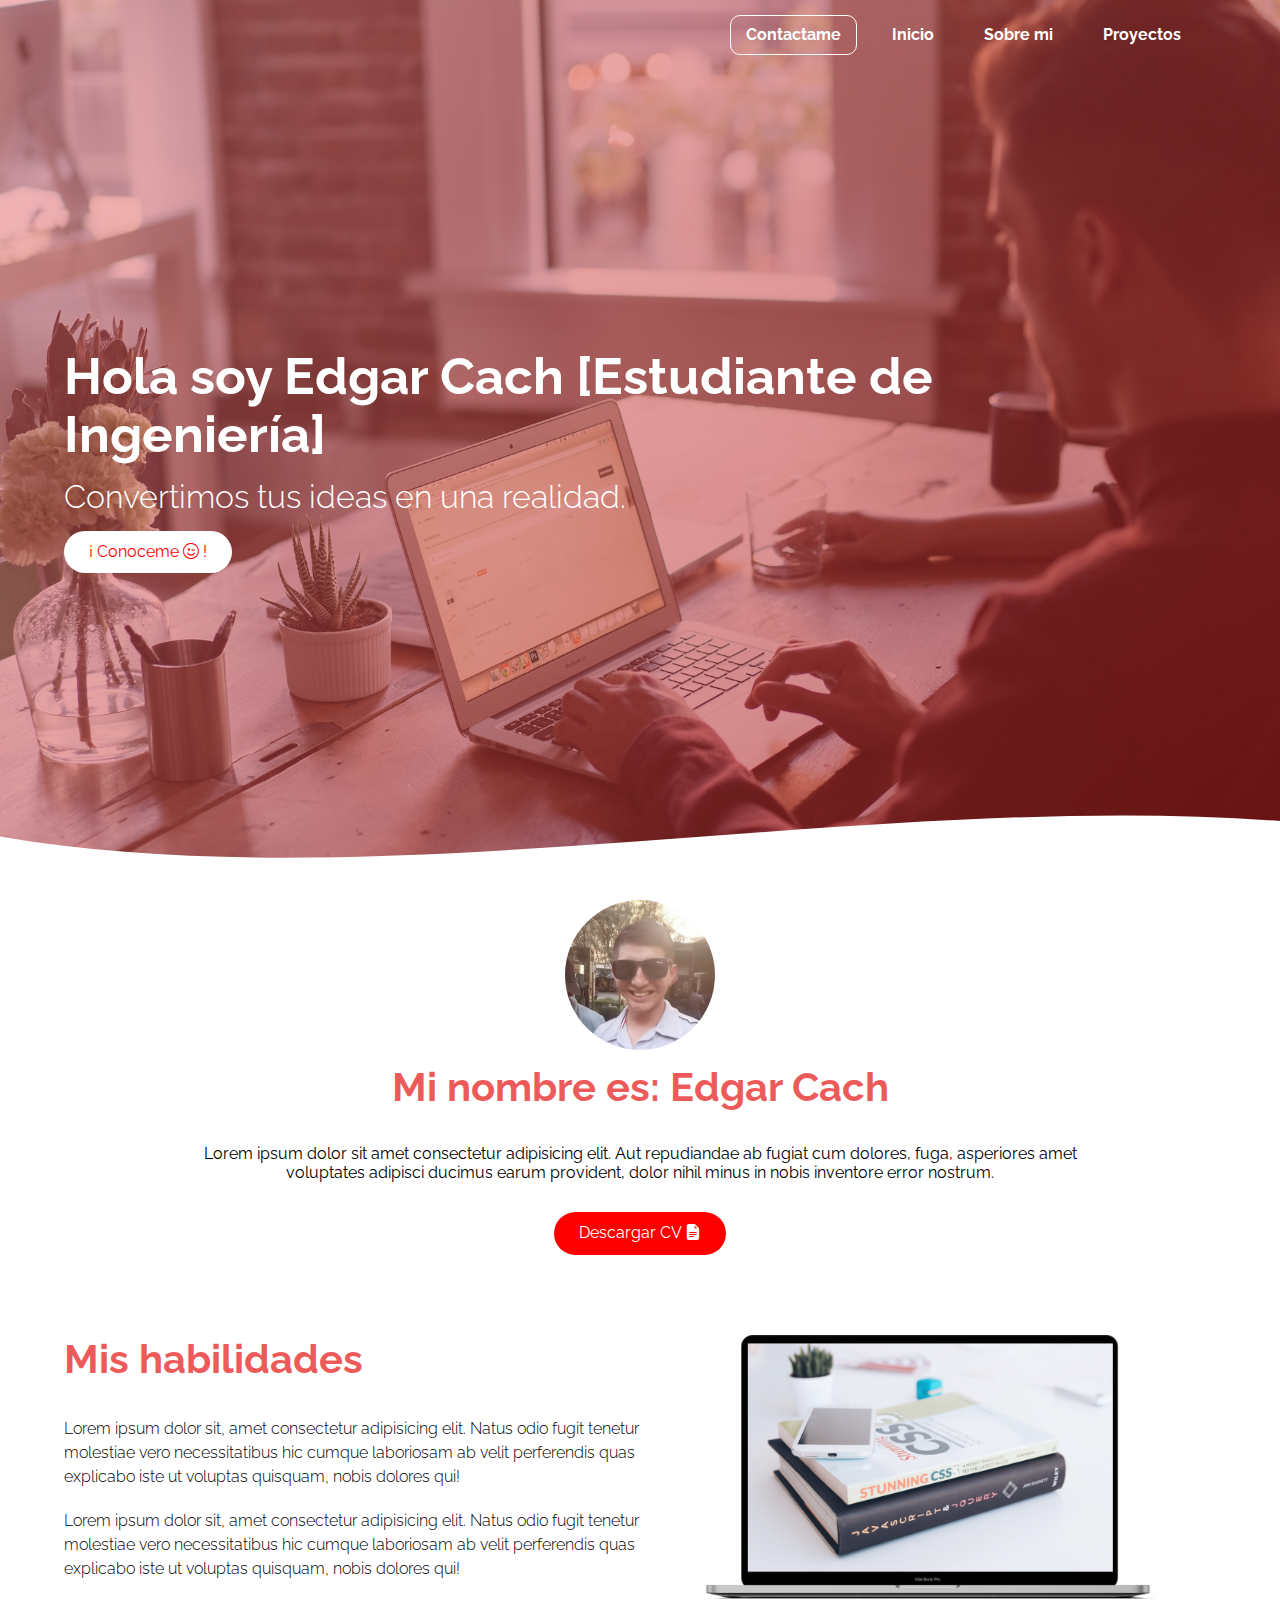
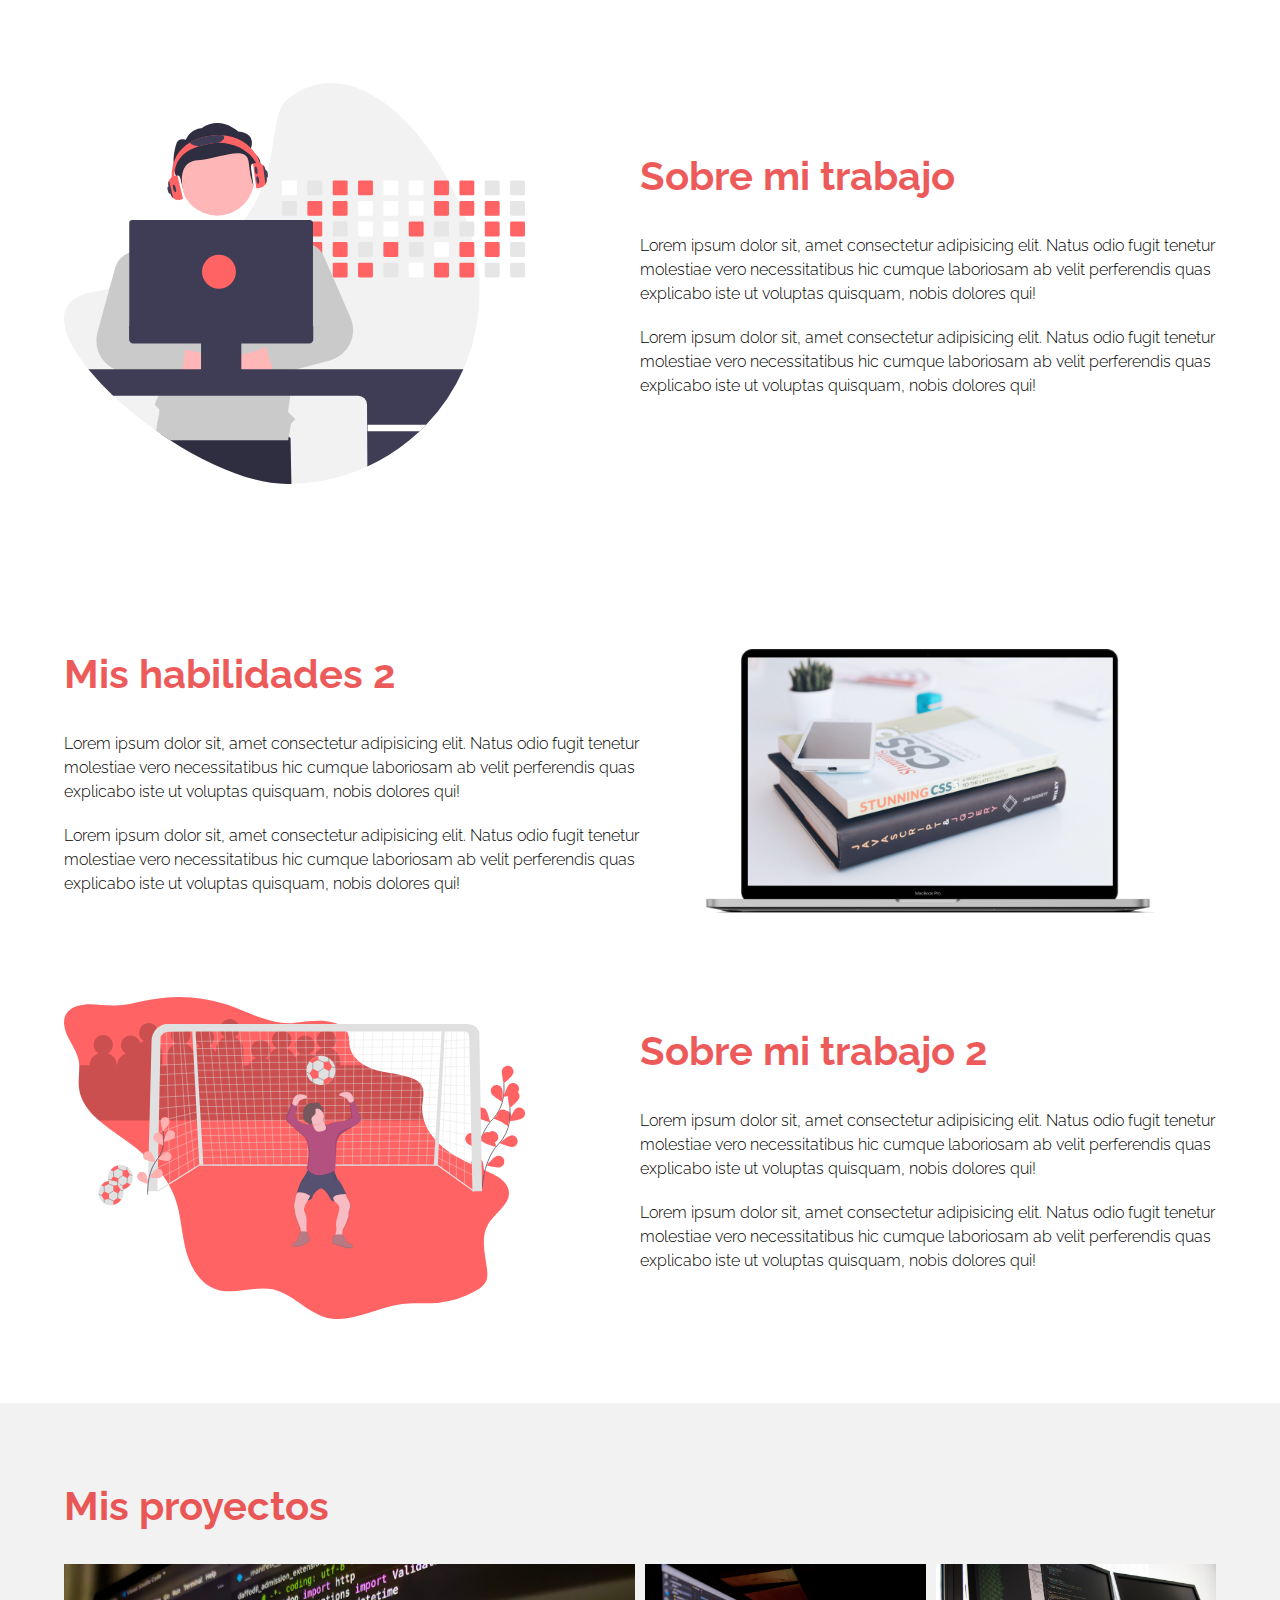
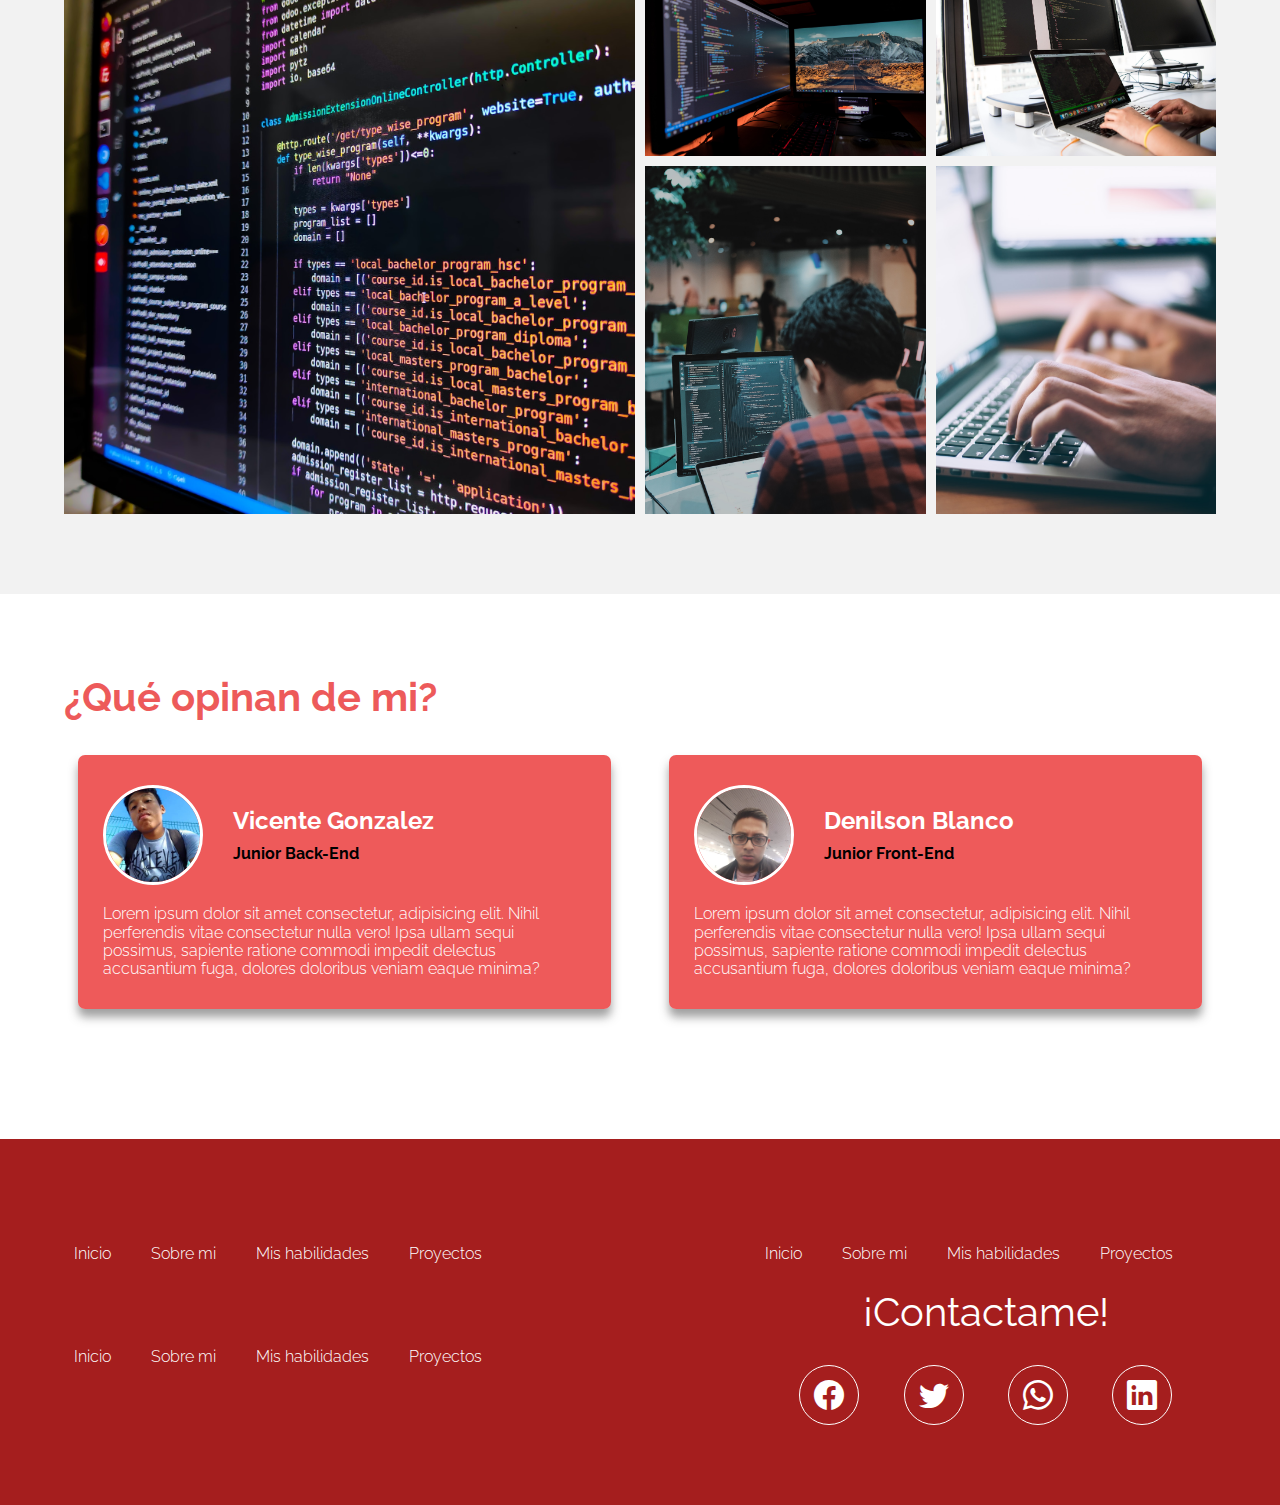
<file: index.html>
<!DOCTYPE html>
<html lang="en">
<head>
    <meta charset="UTF-8">
    <meta name="viewport" content="width=device-width, initial-scale=1.0">
    <link rel="stylesheet" href="css/estilos.css">
    <link rel="stylesheet" href="css/normalize.css">
    <link rel="shortcut icon" type="image/x-icon" href="assets/favicon.ico">
    <link rel="stylesheet" href="https://cdn.jsdelivr.net/npm/bootstrap-icons@1.10.5/font/bootstrap-icons.css">
    <title>Portafolio</title>


</head>
<body>

    <!--PORTAFOLIO-->

    <!--Encabezado o barra de navegación-->
    <header class="hero">
      <div class="container">
           <!--Menú de navegación-->
           <nav class="nav">
           <!--Enlaces-->
              <a href="" class="nav__items nav__items--cta">
                Contactame</a>
              <a href="" class="nav__items">Inicio</a>                            
              <a href="prueba.html" class="nav__items">Sobre mi</a>
              <a href="" class="nav__items">Proyectos</a>
           </nav>

           <section class="hero__container">
            <div class="hero__texts">
              <h1 class="hero__title">Hola soy Edgar Cach 
                [Estudiante de Ingeniería]</h1>
              <h2 class="hero__subtitle">Convertimos tus ideas en una realidad.</h2>
              <a href="" class="hero__cta">¡ Conoceme <i class="bi bi-emoji-wink"></i> !</a>
            </div>
           </section>   
      </div>

      <div style="overflow: hidden;" class="hero__wave"><svg viewBox="0 0 500 150" preserveAspectRatio="none" style="height: 110%; width: 110%;">
        <path d="M-0.00,49.85 C150.00,149.60 349.20,-49.85 500.00,49.85 L500.00,149.60 L-0.00,149.60 Z" 
        style="stroke: none; fill: #fff;"></path></svg></div>

    </header>
       
    <!--_________________________________________________________________________________________________________________________-->

          <section class="modal ">
            <div class="modal__container">
              <a href="" class="modal__close"><i class="bi bi-x-circle"></i></a>
              <img src="assets/Achievement _Isometric.svg" alt="" class="modal__img">
              <h2 class="modal__title">¡Bienvenido al sitio!</h2>
              <p class="modal__paragraph">Lorem, ipsum dolor sit amet consectetur adipisicing elit. Ipsam, 
                dicta nobis! Quia suscipit eveniet quos illo 
                ab officia! Nam culpa quibusdam animi aut cumque ea 
                eum adipisci similique. Reiciendis, quod?</p>
                <a href="" class="btn__modal ">Seguir viendo</a>
            </div>
          </section>

    <!--_________________________________________________________________________________________________________________________-->


    <!--Sección primcipal en etiqueta main-->
    <main>

      <section class="presentation container">
       <img src="assets/Edgar.jpg" alt="" class="presentation__picture">
       <h2 class="subtitle">Mi nombre es: Edgar Cach</h2>
       <p class="presentation__copy">Lorem ipsum dolor sit amet consectetur 
        adipisicing elit. Aut repudiandae ab fugiat cum dolores, fuga, 
        asperiores amet voluptates adipisci ducimus earum provident, 
        dolor nihil minus in nobis inventore error nostrum.</p>

        <a href="" class="presentation__cta">Descargar CV <i class="bi bi-file-earmark-text-fill"></i></a>
      </section>

      <section class="about container">
       <div class="about__texts">
        <h2 class="subtitle">Mis habilidades</h2>
        <p class="about__paragraph">Lorem ipsum dolor sit, amet consectetur adipisicing elit. 
          Natus odio fugit tenetur molestiae vero necessitatibus hic cumque 
          laboriosam ab velit perferendis quas explicabo iste ut voluptas quisquam, 
          nobis dolores qui!</p>
        <p class="about__paragraph">Lorem ipsum dolor sit, amet consectetur adipisicing elit. 
          Natus odio fugit tenetur molestiae vero necessitatibus hic cumque 
          laboriosam ab velit perferendis quas explicabo iste ut voluptas quisquam, 
          nobis dolores qui!</p>
       </div>

       <figure class="about__img">
        <img src="assets/macbook.png" alt="" class="about__picture">
       </figure>

       <figure class="about__img about__img--left">
        <img src="assets/dev2.svg" alt="" class="about__picture">
       </figure>

       <div class="about__texts">
        <h2 class="subtitle">Sobre mi trabajo</h2>
          <p class="about__paragraph">Lorem ipsum dolor sit, amet consectetur adipisicing elit. 
          Natus odio fugit tenetur molestiae vero necessitatibus hic cumque 
          laboriosam ab velit perferendis quas explicabo iste ut voluptas quisquam, 
          nobis dolores qui!</p>
          <p class="about__paragraph">Lorem ipsum dolor sit, amet consectetur adipisicing elit. 
          Natus odio fugit tenetur molestiae vero necessitatibus hic cumque 
          laboriosam ab velit perferendis quas explicabo iste ut voluptas quisquam, 
          nobis dolores qui!</p>
       </div>
      </section>

      <!--Habilidades y sobre mi trabajo sección número 2-->
      <section class="about container">
        <div class="about__texts">
         <h2 class="subtitle">Mis habilidades 2</h2>
         <p class="about__paragraph">Lorem ipsum dolor sit, amet consectetur adipisicing elit. 
           Natus odio fugit tenetur molestiae vero necessitatibus hic cumque 
           laboriosam ab velit perferendis quas explicabo iste ut voluptas quisquam, 
           nobis dolores qui!</p>
         <p class="about__paragraph">Lorem ipsum dolor sit, amet consectetur adipisicing elit. 
           Natus odio fugit tenetur molestiae vero necessitatibus hic cumque 
           laboriosam ab velit perferendis quas explicabo iste ut voluptas quisquam, 
           nobis dolores qui!</p>
        </div>
 
        <figure class="about__img">
         <img src="assets/macbook.png" alt="" class="about__picture">
        </figure>
 
        <figure class="about__img about__img--left">
         <img src="assets/futbol.svg" alt="" class="about__picture">
        </figure>
 
        <div class="about__texts">
         <h2 class="subtitle">Sobre mi trabajo 2</h2>
           <p class="about__paragraph">Lorem ipsum dolor sit, amet consectetur adipisicing elit. 
           Natus odio fugit tenetur molestiae vero necessitatibus hic cumque 
           laboriosam ab velit perferendis quas explicabo iste ut voluptas quisquam, 
           nobis dolores qui!</p>
           <p class="about__paragraph">Lorem ipsum dolor sit, amet consectetur adipisicing elit. 
           Natus odio fugit tenetur molestiae vero necessitatibus hic cumque 
           laboriosam ab velit perferendis quas explicabo iste ut voluptas quisquam, 
           nobis dolores qui!</p>
        </div>
       </section>

      <section class="projects">
        <div class="container">
          <h2 class="subtitle">Mis proyectos</h2>
          <div class="projects__grid">

            <article class="projects__items">
              <img src="assets/img1.jpg" alt="" class="projects__img">
              <div class="projects__hover">
                <h2 class="projects__title">Proyecto</h2>
                <a href="assets/img1.jpg"><i class="bi bi-folder-fill projects__icon"></i></a>
              </div>
            </article>

            <article class="projects__items">
              <img src="assets/img2.jpg" alt="" class="projects__img">
              <div class="projects__hover">
                <h2 class="projects__title">Proyecto</h2>
                <a href="assets/img2.jpg"><i class="bi bi-folder-fill projects__icon"></i></a>
              </div>
            </article>

            <article class="projects__items">
              <img src="assets/img3.jpg" alt="" class="projects__img">
              <div class="projects__hover">
                <h2 class="projects__title">Proyecto</h2>
                <a href="assets/img3.jpg"><i class="bi bi-folder-fill projects__icon"></i></a>
              </div>
            </article>

            <article class="projects__items">
              <img src="assets/img4.jpg" alt="" class="projects__img">
              <div class="projects__hover">
                <h2 class="projects__title">Proyecto</h2>
                <a href="assets/img4.jpg"><i class="bi bi-folder-fill projects__icon"></i></a>
              </div>
            </article>

            <article class="projects__items">
              <img src="assets/img5.jpg" alt="" class="projects__img">
              <div class="projects__hover">
                <h2 class="projects__title">Proyecto</h2>
                <a href="assets/img5.jpg"><i class="bi bi-folder-fill projects__icon"></i></a>
              </div>
            </article>

          </div>
        </div>
      </section>

      <section class="testimony container">
        <h2 class="subtitle">¿Qué opinan de mi?</h2>

        <div class="testimony__grid">

          <article class="testimony__items">
            <div class="testimony__person">
              <img src="assets/men2.jpg" alt="" class="testimony__img">
              <div class="testimony__texts">
                <h3 class="testimony__name">Vicente Gonzalez</h3>
                <p class="testimony__verification">Junior Back-End</p>
              </div>
            </div>
            <p class="testimony__review">Lorem ipsum dolor sit amet consectetur, adipisicing elit. Nihil perferendis 
              vitae consectetur nulla vero! Ipsa ullam sequi possimus, sapiente ratione 
              commodi impedit delectus accusantium fuga, 
              dolores doloribus veniam eaque minima?</p>
          </article>

          <article class="testimony__items">
            <div class="testimony__person">
              <img src="assets/men.jpg" alt="" class="testimony__img">
              <div class="testimony__texts">
                <h3 class="testimony__name">Denilson Blanco</h3>
                <p class="testimony__verification">Junior Front-End</p>
              </div>
            </div>
            <p class="testimony__review">Lorem ipsum dolor sit amet consectetur, adipisicing elit. Nihil perferendis 
              vitae consectetur nulla vero! Ipsa ullam sequi possimus, sapiente ratione 
              commodi impedit delectus accusantium fuga, 
              dolores doloribus veniam eaque minima?</p>
          </article>

        </div>
      </section>
    </main>

    <!--Sección del footer de información-->
    
    <footer class="footer">
      <div class="container footer__grid">
         <nav class="nav nav--footer">
          <a href="" class="nav__items nav__items--footer">Inicio</a>
          <a href="" class="nav__items nav__items--footer">Sobre mi</a>
          <a href="" class="nav__items nav__items--footer">Mis habilidades</a>
          <a href="" class="nav__items nav__items--footer">Proyectos</a>
         </nav>
         <nav class="nav nav--footer">
          <a href="" class="nav__items nav__items--footer">Inicio</a>
          <a href="" class="nav__items nav__items--footer">Sobre mi</a>
          <a href="" class="nav__items nav__items--footer">Mis habilidades</a>
          <a href="" class="nav__items nav__items--footer">Proyectos</a>
         </nav>
         <nav class="nav nav--footer">
          <a href="" class="nav__items nav__items--footer">Inicio</a>
          <a href="" class="nav__items nav__items--footer">Sobre mi</a>
          <a href="" class="nav__items nav__items--footer">Mis habilidades</a>
          <a href="" class="nav__items nav__items--footer">Proyectos</a>
         </nav>

         <section class="footer__contact">

          <h3 class="footer__title">¡Contactame!</h3>

           <div class="footer__icons">
            <!--Esta clase no usa modificador por eso solo es un guion medio-->
            <span class="footer__container-icons">
              <a href=""><i class="bi bi-facebook footer__icon"></i></a>
            </span>

            <span class="footer__container-icons">
              <a href=""><i class="bi bi-twitter footer__icon"></i></a>
            </span>

            <span class="footer__container-icons">
              <a href=""><i class="bi bi-whatsapp footer__icon"></i></a>
            </span>

            <span class="footer__container-icons">
              <a href=""><i class="bi bi-linkedin footer__icon"></i></a>
            </span>
           </div>

         </section>
      </div>
    </footer>


    <script src="js/modal.js"></script>
</body>
</html>
</file>
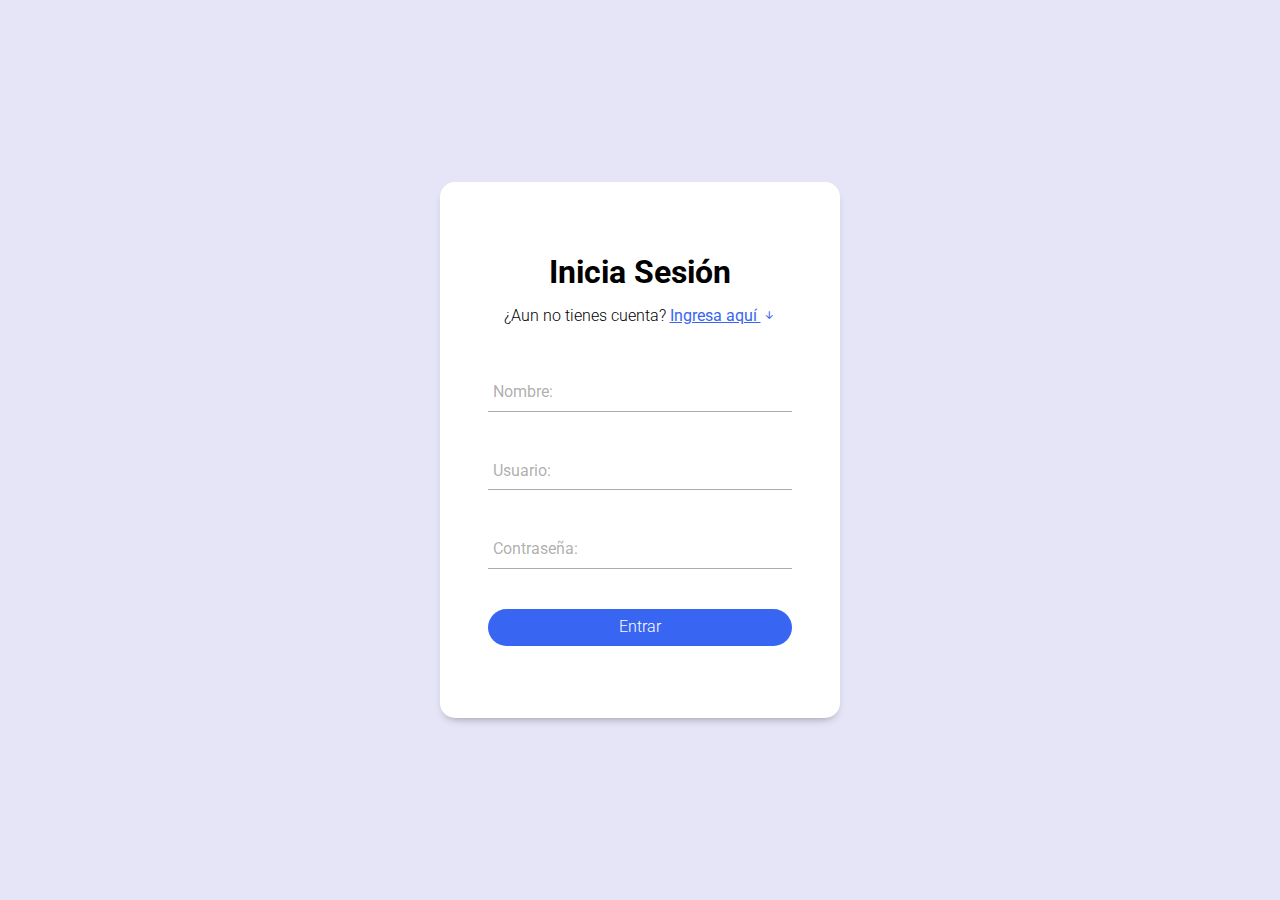
<file: prueba.html>
<!DOCTYPE html>
<html lang="en">
<head>
  <meta charset="UTF-8">
  <meta name="viewport" content="width=device-width, initial-scale=1.0">
  <link rel="stylesheet" href="css/form.css">
  <link rel="stylesheet" href="css/normalize.css">
  <link rel="shortcut icon" type="image/x-icon" href="assets/favicon.ico">
  <link rel="stylesheet" href="https://cdn.jsdelivr.net/npm/bootstrap-icons@1.10.5/font/bootstrap-icons.css">
  <title>Form</title>

</head>
<body>
  
<form action="" class="form">

<h2 class="form__title">Inicia Sesión</h2>

<p class="form__paragraph">¿Aun no tienes cuenta?
  <a href="" class="form__link">Ingresa aquí <i class="bi bi-arrow-down-short"></i></a>
</p>

<div class="form__container">
  <div class="form__group">
    <input type="text" id="name" class="form__input" placeholder=" ">
    <label for="name" class="form__label">Nombre:</label>
    <span class="form__line"></span>
  </div>

  <div class="form__group">
    <input type="text" id="name" class="form__input" placeholder=" ">
    <label for="user" class="form__label">Usuario:</label>
    <span class="form__line"></span>
  </div>

  <div class="form__group">
    <input type="password" id="name" class="form__input" placeholder=" ">
    <label for="password" class="form__label">Contraseña:</label>
    <span class="form__line"></span>
  </div>

  <input type="submit" class="form__submit" value="Entrar">
  
</div>

</form>

</body>
</html>
</file>
<file: css/estilos.css>
@import url('https://fonts.googleapis.com/css2?family=Poppins:wght@300;400;600;700&family=Raleway:wght@300;400;700&display=swap');

/*CSS usando la metodología BEM*/

:root{
    /*Los ultimos dos numeros representan el valor alpha y dan la transparencia*/
    --background: linear-gradient(135deg, #ee72727e 0%, #a51e1e98 100%);
    --color-primary:#e61010b0;
    --color-boton:red;
    --color-secondary:#a51e1e;
    --boton-padding:12px 25px;
}

body{
    font-family: 'Raleway', sans-serif;
}

/*Sección del contendor*/
.container{
    width: 90%;
    margin: 0 auto;
    overflow: hidden;
    padding: 80px 0;
    max-width: 1200px;
}

.subtitle{
    color: var(--color-primary) ;
    font-size: 2.5rem;
    margin-bottom: 35px;
}

/*Sección de la imagen de fondo del header*/
.hero{
    height: 100vh;
    background-image: var(--background), url('../assets/sect.jpg');
    background-repeat: no-repeat;
    background-size: cover;
    background-attachment: fixed;
    background-position: center;
    position: relative;
}

.hero .container{
    padding: 0;
}

/*Sección del header y barra de navegación*/
.nav{
    /*Elementos que alinean los enlaces en la parte superior derecha*/
    display: flex;
    justify-content: flex-end;
    height: 70px;
    align-items: center;
    font-weight: 700;
}

.nav--footer{
    /*Elementos que trabajan al footer-nav*/
    font-weight: 300;
    justify-content: flex-start;
}

.nav__items{
    color:#fff ;
    text-decoration: none;
    margin-right: 20px;
    padding: 10px 15px;
    font-weight: inherit;
}

.nav__items--cta{
    border: 1px solid #fff;
    border-radius: 10px;
}

.nav__items--footer{
    padding: 10px;
}

.hero__container{
    display: flex;
    /*Hacemos un calculo de viewportheight*/
    height: calc(100vh - 70px);
    align-items: center;
    color: #fff;
}

.hero__texts{
    width: 80%;
    margin-bottom: 50px;
}

.hero__title{
    font-size: 3.2rem;
}

.hero__subtitle{
    font-size: 2rem;
    font-weight: 300;
    margin: 15px 0;
}

.hero__cta{
    display: inline-block;
    background:#fff ;
    padding: var(--boton-padding);
    color: var(--color-boton);
    text-decoration: none;
    border-radius: 40px;
}

.hero__wave{
    position: absolute;
    bottom: 0;
    left: 0;
    width: 100%;
    height: 100px;
}

.modal{
    position: fixed;
    top: 0;
    left: 0;
    right: 0;
    bottom: 0;
    background-color: #111111bd;
    display: flex;
    opacity: 0;
    pointer-events: none;
    transition: opacity .6s ,8s;
    --transform: translateY(-100vh);
    --transition: transform .8s;
}

.modal__container{
    width: 90%;
    background-color: #fff;
    margin: auto;
    max-height: 90%;
    max-width: 600px;
    border-radius: 6px;
    padding: 3em 2.5em;
    display: grid;
    gap: 1.5em;
    place-items: center;
    grid-auto-columns: 100%;
    transform: var(--transform);
    transition: var(--transition);
}

.modal__title{
    font-size: 2.5rem;
}

.modal__close{
    text-decoration: none;
    color: #fff;
    background-color: var(--color-boton);
    border: 1px;
    border-radius: 50%;
    display: inline-block;
    font-weight: 300;
    transition: background-color 3.5;
    margin-left: auto;
}

.btn__modal{
    text-decoration: none;
    color: #fff;
    background-color: var(--color-boton);
    padding: 12px 25px;
    border: 1px solid ;
    border-radius: 40px;
    display: inline-block;
    font-weight: 300;
    transition: background-color 3.5;
}

.modal__close:hover{
    color: var(--color-boton);
    background-color: #fff;

}

.btn__modal:hover{
    color: var(--color-boton);
    background-color: #fff;

}

.modal--show{
    opacity: 1;
    pointer-events: unset;
    transition: opacity .6s;
    --transform: translateY(0);
    --transition: transform .8s .8s;
}

/*Sección de about*/

.presentation{
    padding: 0;
    text-align: center;
}

.presentation__picture {
    width: 150px;
    height: 150px;
    border-radius: 50%;
    margin-bottom: 10px;
    object-fit: cover;
    object-position: top;
}

.presentation__copy {
    width: 80%;
    margin:0 auto;
}

.presentation__cta{
    display: inline-block;
    margin-top: 30px;
    background: var(--color-boton);
    color: #fff;
    text-decoration: none;
    padding: var(--boton-padding);
    border-radius: 40px;
}

.about{
    /*Comenzamos a utilizar el css grid (Segun tu caso)*/
    min-height: 400px;
    /*Estas funciones dividen a la pagina en cuadriculas y posicionan a los elementos
    a un costado uno de otro (46:54)*/
    display: grid;
    grid-template-columns: 1fr 1fr;
    row-gap: 80px;/*Espaceado de las 4 cuadriculas*/
    justify-items: center;
    align-items: center;
}

.about__img{
    text-align: center;
}

.about__img--left{
    text-align: left;
}

.about__picture{
    max-width: 80%;
}

.about__paragraph{
      margin-bottom: 20px;
      line-height: 1.5;
      font-weight: 300;
}

/*Sección de Projects*/

.projects{
    background: #f2f2f2;
}
.projects__grid{
    display: grid;
    height: 550px;
    /*Grid con template-areas que funciona al estilo de un array*/
    grid-template-areas: 
    "img1 img1 img2 img3 "
    "img1 img1 img4 img5 ";
    gap: 10px;/*Espaceado entre filas*/
}

.projects__items{
    position: relative;
    width: 100%;
    height: 100%;
   overflow: hidden;
}

.projects__img{
    width: 100%;
    height: 100%;
    object-fit: cover;
    cursor: pointer;
}

/*Pseudoclase para ayudar a posicionar a las imagenes del grid en el array*/
.projects__items:nth-of-type(1){
    grid-area: img1;
}

.projects__items:nth-of-type(2){
    grid-area: img2;
}

.projects__items:nth-of-type(3){
    grid-area: img3;
}

.projects__items:nth-of-type(4){
    grid-area: img4;
}

.projects__items:nth-of-type(5){
    grid-area: img5;
}
/*________________________________________________________________________*/

.projects__hover{
    position: absolute;   
    background-color: #dc143c8c;
    top: 0;
    left: 0;
    width: 100%;
    height: 100%;
    color: #fff;
    text-align: center;
    display: flex;
    flex-direction: column;
    justify-content: center;
    transform: translateX(100%);
    cursor: pointer;
    transition: 0.5s ease-in-out;
    -webkit-transition: 0.5s ease-in-out;
}

/*Para hacer el efecto cuando se pasa el mouse, usamos la pseudoclase hover*/
.projects__items:hover .projects__hover{
     transform: translateX(0%);
}

.projects__icon{
    margin-top: 10px;
    font-size: 30px;
    color: #fff;
}

/*Sección de testimonios*/

.testimony__grid{
     width: 100%;
     display: grid;
     grid-template-columns: 1fr 1fr;
     gap: 30px;
}

.testimony__items{
    width: 95%;
    margin: 0 auto;
    background-color: var(--color-primary);
    box-shadow: 0 8px 10px rgba(66, 66, 66, .5);
    border-radius: 7px;
    padding: 30px 25px;
    color: #fff;
    margin-bottom: 50px;
}

.testimony__person{
    display: flex;
    align-items: center;
    margin-bottom: 20px;
}

.testimony__img{
    width: 100px;
    min-width: 100px;
    height: 100px;
    object-fit: cover;
    object-position: top;
    border-radius: 50%;
    border: 3px solid #fff;
    margin-right: 30px;
}

.testimony__name{
    font-size: 1.5rem;
    margin-bottom: 10px;
}

.testimony__verification{
    color: #000;
    font-weight: 700;
}

.testimony__review{
    font-weight: 300;
}

/*footer*/

.footer{
    background-color: var(--color-secondary);
}

.footer__grid{
    display: grid;
    grid-template-columns: 3fr 2fr;
    align-items: center;
}

.footer__title{
    font-weight: 400;
    color: #fff;
    font-size: 2.5rem;
    margin-bottom: 30px;
    text-align: center;
}

.footer__icons{
    display: flex;
    justify-content: space-evenly;/*Distribucion equitativa de los elementos*/

}

.footer__container-icons{
    display: inline-block;
    width: 60px;
    height: 60px;
    color: #fff;
    text-align: center;
    border: 1px solid #fff;
    border-radius: 50%;
}

.footer__icon{
    color: #fff;
    font-size: 30px;
    text-decoration: none;
    line-height: 60px;/*Alineación vertical*/
}

/*Diseño responsivo adapatable a dispositivos móviles*/

@media screen and (max-width: 800px){
    :root{
        --boton-padding:10px 23px;
    }

    .nav{
        justify-content: space-around;/*Esta propiedad la podemos usar porque estamos usando flexbox*/

    }

    .nav__items{
        font-weight: 400;
        border-bottom: 1px solid #fff;
        margin-right: 0;
    }

    .nav__items--cta{
        border: none;
    }

    .nav__items--footer{
        border: none;
    }

    .hero__texts{
        width: 100%;
        margin-bottom: 80px;
    }

    .hero__title{
        font-size: 2.5rem;
    }

    .hero__subtitle{
        font-size: 1.5rem;
    }

    .modal__container{
        padding: 1em 1.5em;
    }

    .modal__title{
        font-size: 2rem;
    }

    /*seccion about*/
    .presentation__copy{
        width: 100%;
    }

    .about{
        grid-template-columns: 1fr;/*En responsive solo usamos una fraccion en este caso*/
    }

    .about.container{
        padding-top: 30px;
    }

    .about__img--left{
        text-align: center;
    }

    .about__texts:last-child{
        grid-row: 3/4;
    }

    /*Sección de mis proyectos*/ 

    .projects__grid{
       /*En el grid aanterior se usaba en el array 3 columnas pero en rsponsive usaremos 2*/
        grid-template-areas:
        "img1 img1 img2 img2" 
        "img1 img1 img3 img3"
        "img4 img4 img5 img5";
    }

    /*Sección de testimonios o testimony*/

    .testimony__grid{
        grid-template-columns: 1fr;
        /*gap: 30px;*/
    }

    .testimony__items{
        margin-bottom: 30px;
    }

    /*Sección del footer*/

    .footer__grid{
        grid-template-columns: 1fr;
    }

    .footer__contact{
        grid-row: 1/2;
    }
}

@media screen and (max-width: 500px){
    :root{
        --boton-padding: 18px 35px;
    }

    .nav{
        flex-wrap: wrap;
        justify-content: space-evenly;
        margin-top: 10px;
    }

    .nav__items{
        padding: 0 10px;
        border: 0;
    }

    .hero__texts{
        text-align: center;
        margin-bottom: 100px;
    }

    .hero__title{
        font-size: 2rem;
    }

    .modal__container{
        padding: 1.5em .5em;
    }

    .modal__img{
        width: 90%;
        height: 69%;
    }

    .modal__title{
        font-size: 1.5rem;
    }

    /*Sección about*/

    .presentation__picture{
        width: 120px;
        height: 120px;
    }

    .about{
        row-gap: 60px;
    }

    .about.container{
        padding-top: 30px;
    }

    /*Sección de mis proyectos*/
    
    .projects__grid{
        grid-template-areas: 
        "img1"
        "img2"
        "img3"
        "img4"
        "img5";
        height: auto;
        grid-template-rows: repeat(5, 250px);
        grid-auto-rows: 250px;
        gap: 50px;
    }

    /*Testimony*/

    .subtitle{
        text-align: center;
    }

    .testimony__items{
        padding: 30px 15px;
    }

    .testimony__person{
        flex-direction: column;
    }

    .testimony__verification{
        text-align: center;
    }

    .testimony__img{
        margin: 0;
        margin-bottom: 20px;
    }

}
</file>
<file: css/form.css>
@import url('https://fonts.googleapis.com/css2?family=Poppins:wght@300;400;600;700&family=Raleway:wght@300;400;700&family=Roboto:wght@300;400;700&display=swap');

*{
    margin: 0;
    padding: 0;
    box-sizing: border-box;
}

body{
    font-family: 'Roboto', sans-serif;
    background-color: #e5e5f7;
    background-image: radial-gradient(#1039e0 0.5px, #e5e5f7 0.5px);
    background-size: 10px 10px;
    display: flex;
    min-height: 100vh;
}

.form{
    background-color: #fff;
    margin: auto;
    width: 90%;/*De cierta forma ayuda a la adaptación a dispositivos móviles*/
    max-width: 400px;/*De cierta forma ayuda a la adaptación a dispositivos móviles*/
    padding: 4.5em 3em;
    border-radius: 15px;
    box-shadow: 0 5px 10px -5px rgb(0 0 0 / 40%);/*Nueva forma de agregar colores si usa comas*/
    text-align: center;
}

.form__title{
    font-size: 2rem;
    margin-bottom: .5em;
}

.form__paragraph{
    font-weight: 300;
}

.form__link{
    font-weight: 400;
    color: #3866f2;
}

.form__container{
    margin-top: 3em;
    display: grid;
    gap: 2.5em;
}

.form__group{
    position: relative;
    --color: #5757577e;
}

.form__input{
    width: 100%;
    background: none;
    color: #706c6c;
    font-size: 1rem;
    padding: .6em .3em;
    border: none;
    outline: none;
    border-bottom: 1px solid var(--color);
    font-family: 'Roboto', sans-serif;
}

.form__input:not(:placeholder-shown) {
    color: #4d4646;
}

/*Usamos una pseudoclase para el focus con el input y label*/
/*Usamos el signo de más(+)*/

.form__input:focus + .form__label, 
.form__input:not(:placeholder-shown) + .form__label{ /*Para usar un placeholder vacio como sucedió en este caso*/
     transform: translateY(-12px) scale(.7);
     transform: left top;
     color: #3866f2;
}

.form__label{
    color: var(--color);
    cursor: pointer;
    position: absolute;
    top: 0;
    left: 5px;
    transform: translateY(10px);
    transition: transform .5s, color .3s;
}

.form__submit{
    font-family: 'Roboto', sans-serif;
    background: #3866f2;
    color: #fff;
    font-weight: 300;
    font-size: 1rem;
    padding: .6em 0;
    border: none;
    border-radius: 1.5em;
}

.form__submit:hover{
    background-color: #fff;
    color: #3866f2;
    border: 1px solid;
}

.form__line{
    position: absolute;
    bottom: 0;
    left: 0;
    width: 100%;
    height: 1px;
    background-color: #3866f2;
    transform: scale(0);
    transform: left bottom;
    transition: transform .4s;
}

.form__input:focus ~ .form__line, /*La virguilla ~ es el selector de hermanos*/
.form__input:not(:placeholder-shown) ~ .form__line{
    transform: scale(1);
}

@media (max-width:425px){
    .form__title{
    font-size: 1.8rem;
    }

}
</file>
